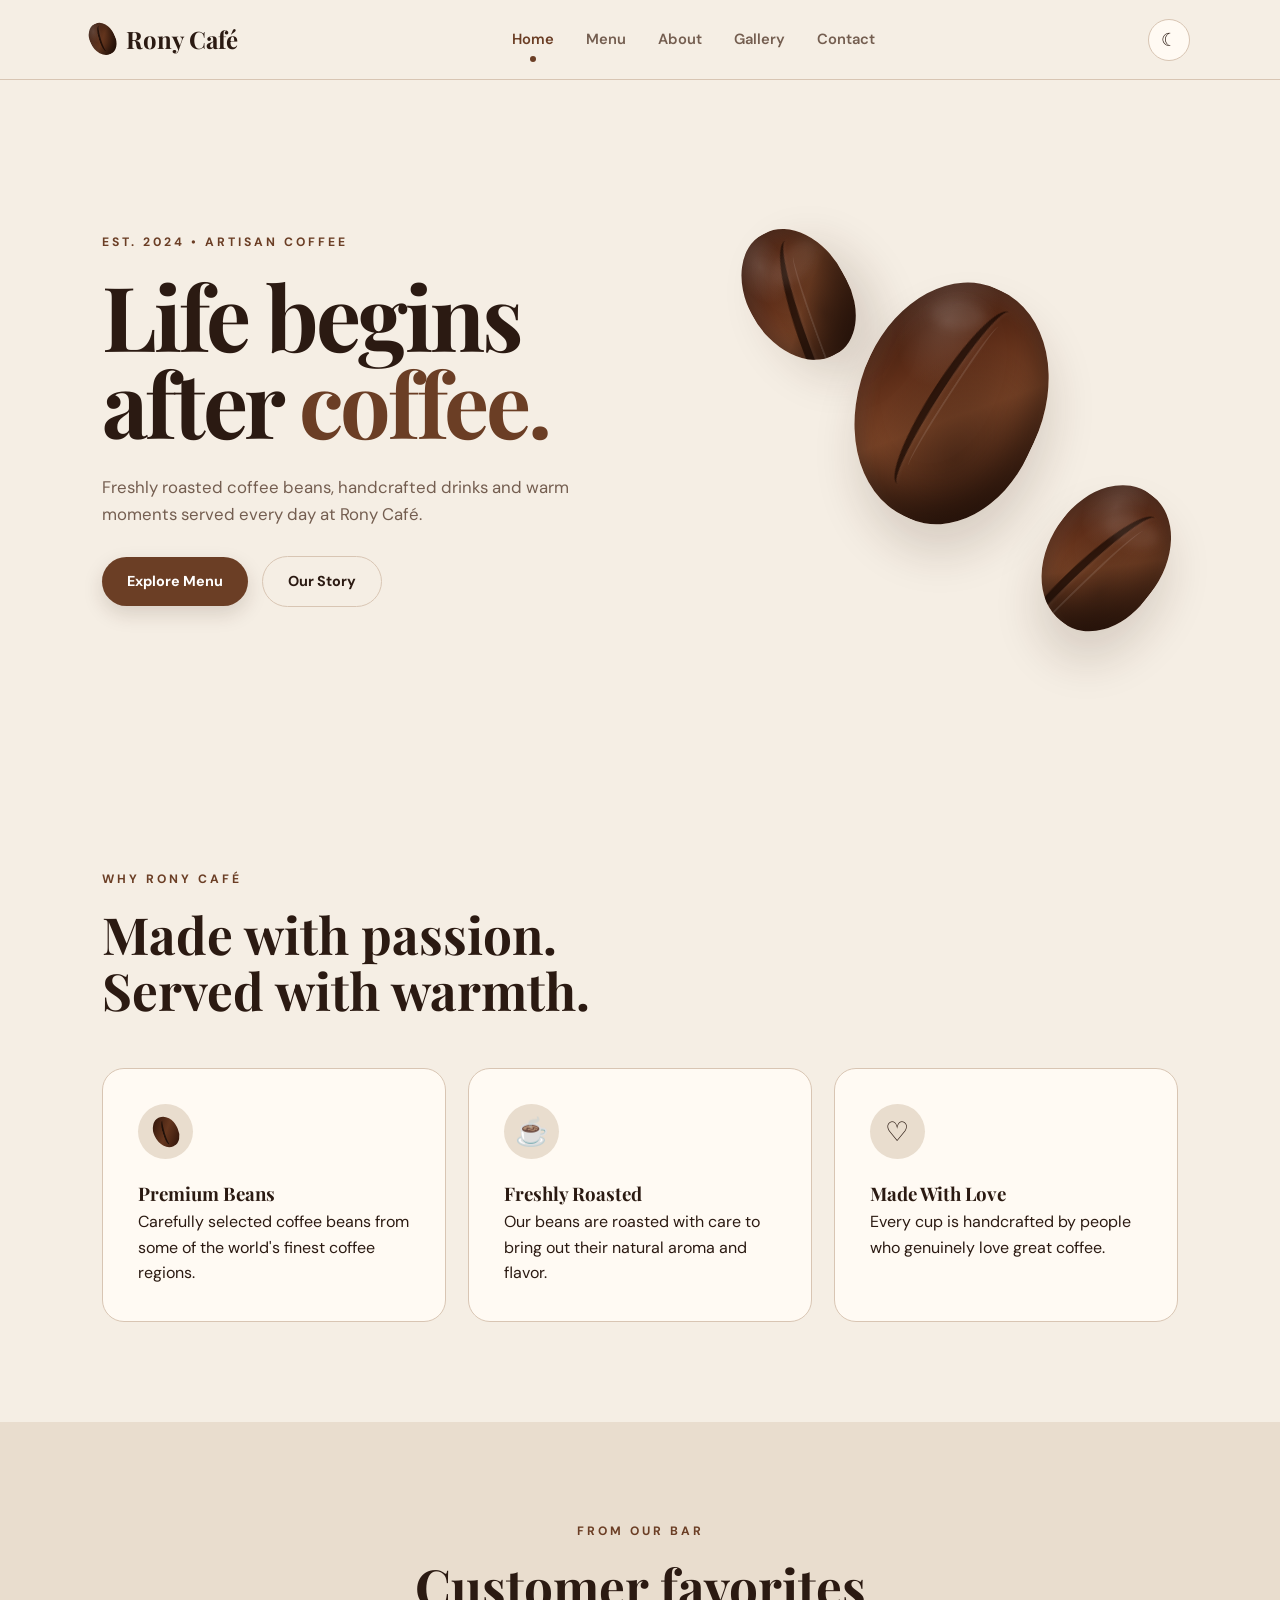
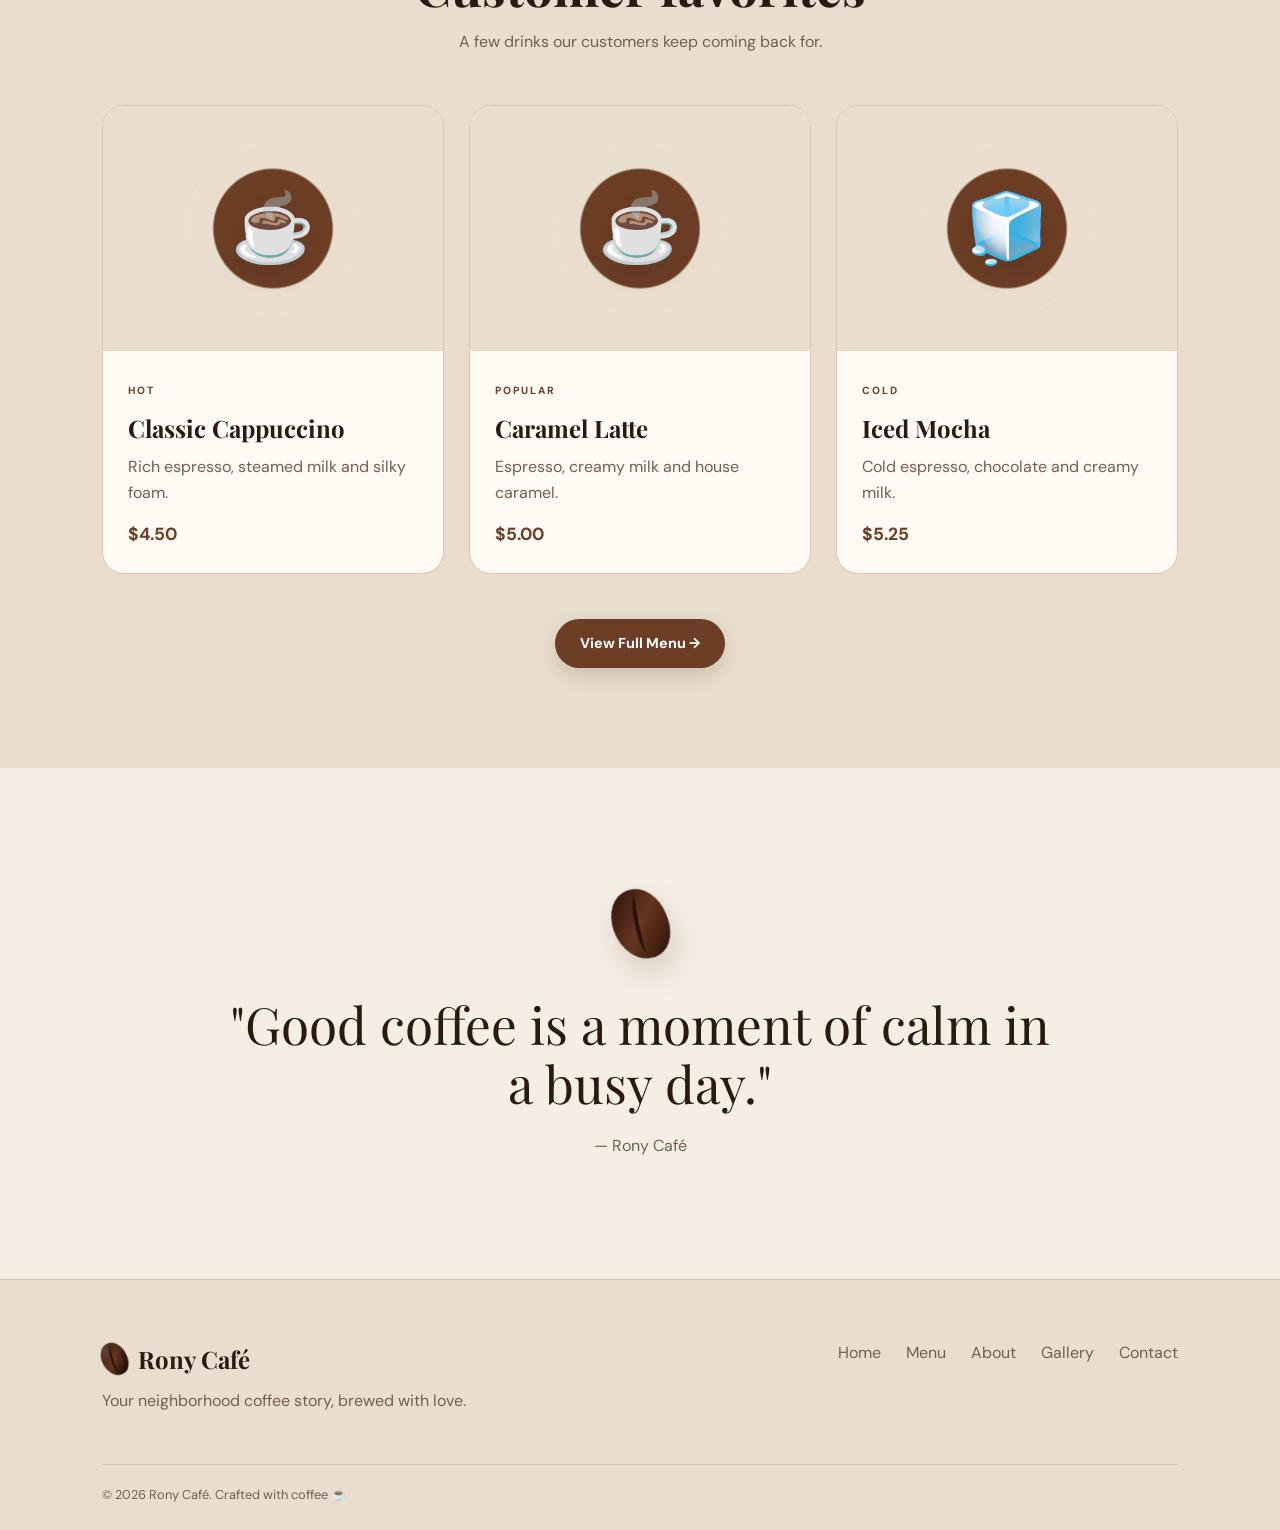
<file: index.html>
<!DOCTYPE html>
<html lang="en">
<head>
    <meta charset="UTF-8">
    <meta name="viewport" content="width=device-width, initial-scale=1.0">

    <title>Rony Café | Home</title>

    <link rel="stylesheet" href="style.css">
</head>

<body>

    <!-- ================= NAVBAR ================= -->

    <header class="navbar">

        <a href="index.html" class="logo">
            <span class="logo-bean"></span>
            <span>Rony Café</span>
        </a>

        <nav id="navMenu">

            <a href="index.html" class="active">Home</a>

            <a href="menu.html">Menu</a>

            <a href="about.html">About</a>

            <a href="gallery.html">Gallery</a>

            <a href="contact.html">Contact</a>

        </nav>

        <div class="nav-actions">

            <button
                id="themeToggle"
                class="theme-btn"
                aria-label="Change theme">
                ☾
            </button>

            <button
                id="menuToggle"
                class="menu-btn"
                aria-label="Open menu">
                ☰
            </button>

        </div>

    </header>


    <!-- ================= MAIN ================= -->

    <main>

        <!-- HERO -->

        <section class="hero">

            <div class="hero-content">

                <p class="eyebrow">
                    EST. 2024 • ARTISAN COFFEE
                </p>

                <h1>
                    Life begins<br>
                    after <span>coffee.</span>
                </h1>

                <p class="hero-text">
                    Freshly roasted coffee beans, handcrafted drinks
                    and warm moments served every day at Rony Café.
                </p>

                <div class="hero-buttons">

                    <a
                        href="menu.html"
                        class="btn primary-btn">
                        Explore Menu
                    </a>

                    <a
                        href="about.html"
                        class="btn outline-btn">
                        Our Story
                    </a>

                </div>

            </div>


            <!-- COFFEE BEANS -->

            <div class="hero-beans">

                <div class="coffee-bean bean-one">
                    <span class="bean-groove"></span>
                </div>

                <div class="coffee-bean bean-two">
                    <span class="bean-groove"></span>
                </div>

                <div class="coffee-bean bean-three">
                    <span class="bean-groove"></span>
                </div>

            </div>

        </section>


        <!-- ================= FEATURES ================= -->

        <section class="section">

            <div class="section-heading">

                <p class="eyebrow">
                    WHY RONY CAFÉ
                </p>

                <h2>
                    Made with passion.<br>
                    Served with warmth.
                </h2>

            </div>


            <div class="feature-grid">

                <div class="feature-card">

                    <div class="feature-icon coffee-icon">
                        <span class="mini-bean"></span>
                    </div>

                    <h3>
                        Premium Beans
                    </h3>

                    <p>
                        Carefully selected coffee beans from
                        some of the world's finest coffee regions.
                    </p>

                </div>


                <div class="feature-card">

                    <div class="feature-icon">
                        ☕
                    </div>

                    <h3>
                        Freshly Roasted
                    </h3>

                    <p>
                        Our beans are roasted with care to bring
                        out their natural aroma and flavor.
                    </p>

                </div>


                <div class="feature-card">

                    <div class="feature-icon">
                        ♡
                    </div>

                    <h3>
                        Made With Love
                    </h3>

                    <p>
                        Every cup is handcrafted by people who
                        genuinely love great coffee.
                    </p>

                </div>

            </div>

        </section>


        <!-- ================= FAVORITES ================= -->

        <section class="section coffee-section">

            <div class="section-heading center">

                <p class="eyebrow">
                    FROM OUR BAR
                </p>

                <h2>
                    Customer favorites
                </h2>

                <p>
                    A few drinks our customers keep coming back for.
                </p>

            </div>


            <div class="coffee-grid">


                <!-- CARD 1 -->

                <div class="coffee-card">

                    <div class="coffee-image coffee-placeholder">

                        <div class="cup">
                            ☕
                        </div>

                    </div>

                    <div class="coffee-info">

                        <span class="tag">
                            HOT
                        </span>

                        <h3>
                            Classic Cappuccino
                        </h3>

                        <p>
                            Rich espresso, steamed milk and
                            silky foam.
                        </p>

                        <strong>
                            $4.50
                        </strong>

                    </div>

                </div>


                <!-- CARD 2 -->

                <div class="coffee-card">

                    <div class="coffee-image coffee-placeholder">

                        <div class="cup">
                            ☕
                        </div>

                    </div>

                    <div class="coffee-info">

                        <span class="tag">
                            POPULAR
                        </span>

                        <h3>
                            Caramel Latte
                        </h3>

                        <p>
                            Espresso, creamy milk and
                            house caramel.
                        </p>

                        <strong>
                            $5.00
                        </strong>

                    </div>

                </div>


                <!-- CARD 3 -->

                <div class="coffee-card">

                    <div class="coffee-image coffee-placeholder">

                        <div class="cup">
                            🧊
                        </div>

                    </div>

                    <div class="coffee-info">

                        <span class="tag">
                            COLD
                        </span>

                        <h3>
                            Iced Mocha
                        </h3>

                        <p>
                            Cold espresso, chocolate and
                            creamy milk.
                        </p>

                        <strong>
                            $5.25
                        </strong>

                    </div>

                </div>

            </div>


            <div class="center-btn">

                <a
                    href="menu.html"
                    class="btn primary-btn">
                    View Full Menu →
                </a>

            </div>

        </section>


        <!-- ================= QUOTE ================= -->

        <section class="quote-section">

            <div class="floating-bean">
                <span class="bean-groove"></span>
            </div>

            <blockquote>
                "Good coffee is a moment of calm
                in a busy day."
            </blockquote>

            <p>
                — Rony Café
            </p>

        </section>

    </main>


    <!-- ================= FOOTER ================= -->

    <footer>

        <div class="footer-content">

            <div>

                <a href="index.html" class="logo">

                    <span class="logo-bean"></span>

                    <span>Rony Café</span>

                </a>

                <p>
                    Your neighborhood coffee story,
                    brewed with love.
                </p>

            </div>


            <div class="footer-links">

                <a href="index.html">
                    Home
                </a>

                <a href="menu.html">
                    Menu
                </a>

                <a href="about.html">
                    About
                </a>

                <a href="gallery.html">
                    Gallery
                </a>

                <a href="contact.html">
                    Contact
                </a>

            </div>

        </div>


        <div class="copyright">

            © 2026 Rony Café.
            Crafted with coffee ☕

        </div>

    </footer>


    <!-- ================= BACK TO TOP ================= -->

    <button
        id="backToTop"
        class="back-top"
        aria-label="Back to top">

        <span class="top-bean">

            <span class="bean-line"></span>

            <span class="arrow-up">
                ↑
            </span>

        </span>

    </button>


    <script src="script.js"></script>

</body>
</html>
</file>
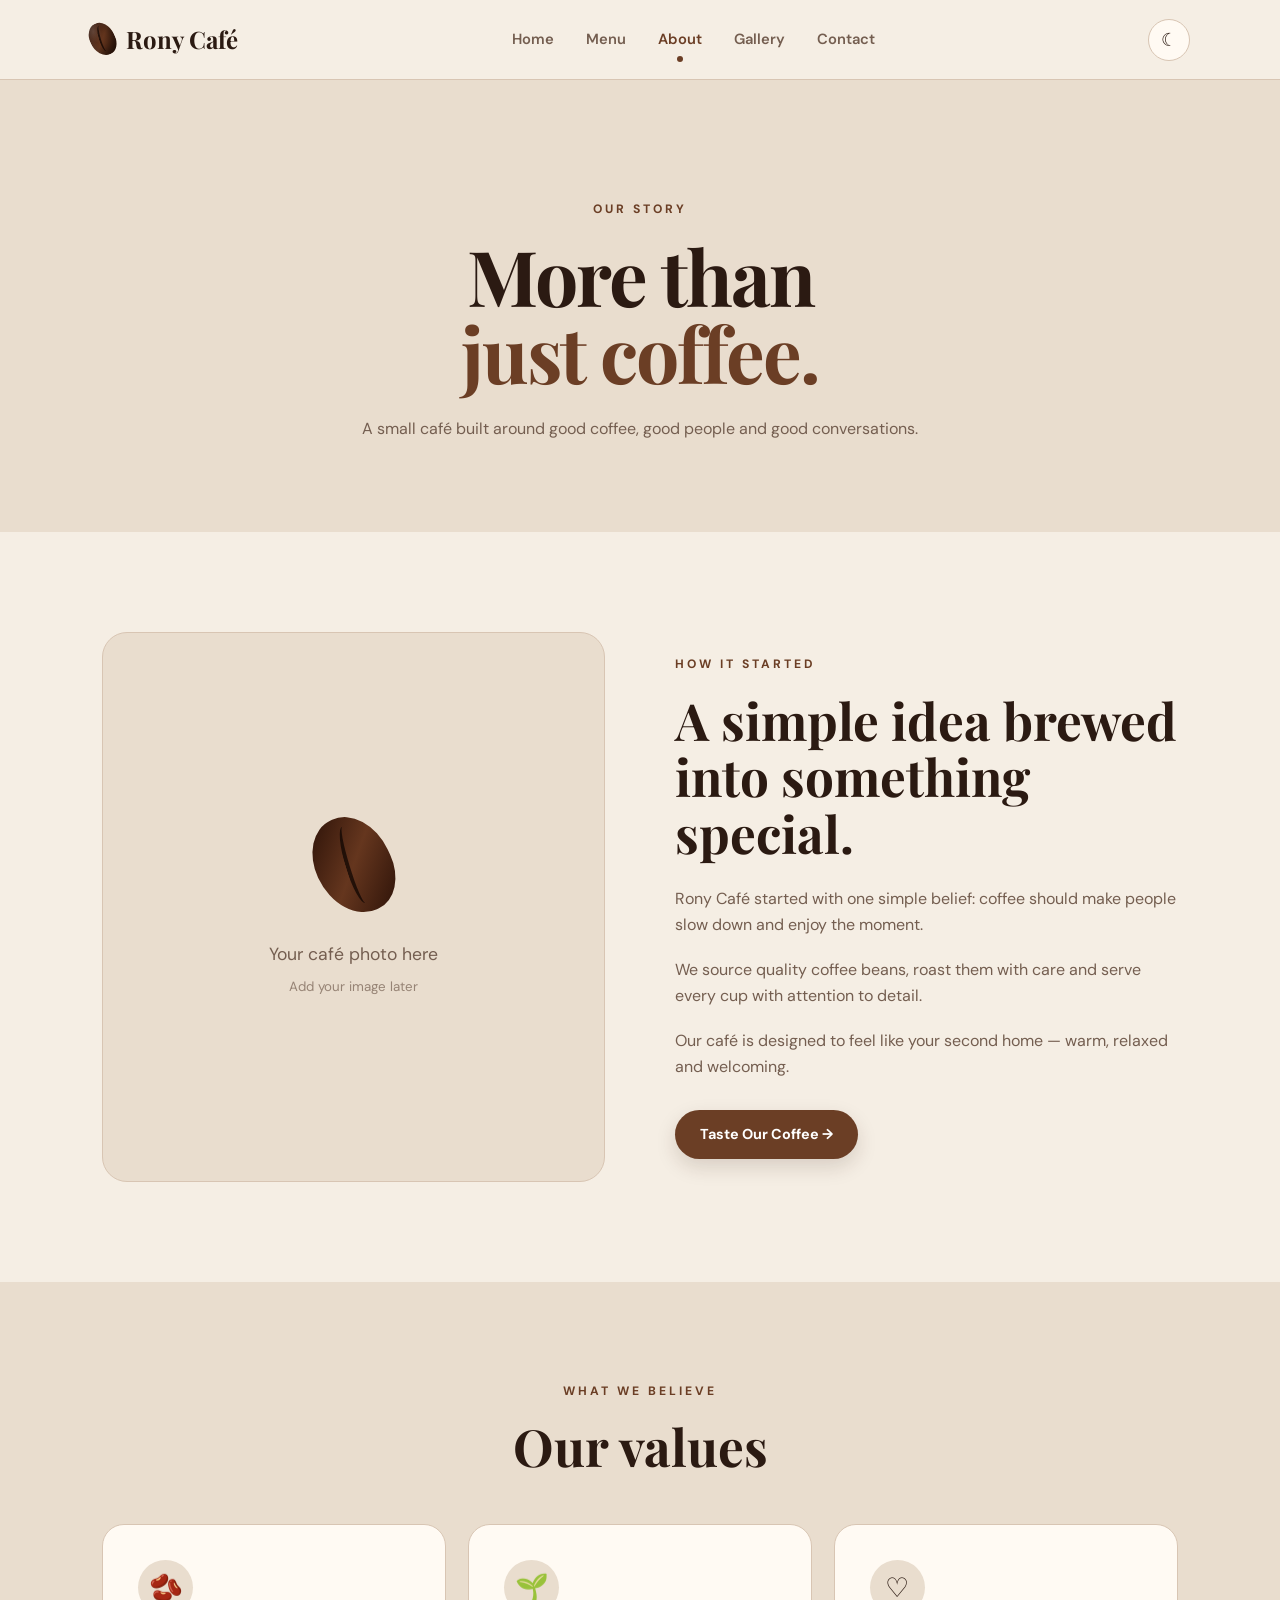
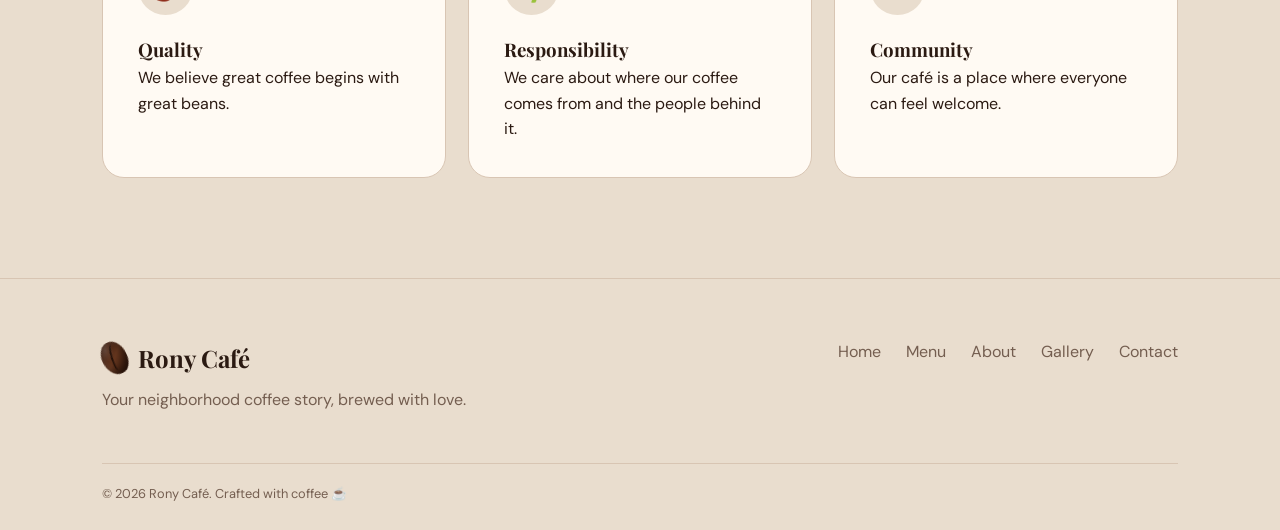
<file: about.html>
<!DOCTYPE html>
<html lang="en">

<head>

    <meta charset="UTF-8">

    <meta
        name="viewport"
        content="width=device-width, initial-scale=1.0">

    <title>Rony Café | About</title>

    <link rel="stylesheet" href="style.css">

</head>


<body>


    <!-- NAVBAR -->

    <header class="navbar">

        <a href="index.html" class="logo">

            <span class="logo-bean"></span>

            <span>Rony Café</span>

        </a>


        <nav id="navMenu">

            <a href="index.html">
                Home
            </a>

            <a href="menu.html">
                Menu
            </a>

            <a href="about.html" class="active">
                About
            </a>

            <a href="gallery.html">
                Gallery
            </a>

            <a href="contact.html">
                Contact
            </a>

        </nav>


        <div class="nav-actions">

            <button
                id="themeToggle"
                class="theme-btn">
                ☾
            </button>

            <button
                id="menuToggle"
                class="menu-btn">
                ☰
            </button>

        </div>

    </header>


    <main>


        <!-- PAGE HERO -->

        <section class="page-hero">

            <p class="eyebrow">
                OUR STORY
            </p>

            <h1>
                More than<br>
                <span>just coffee.</span>
            </h1>

            <p>
                A small café built around good coffee,
                good people and good conversations.
            </p>

        </section>


        <!-- ABOUT -->

        <section class="section about-section">


            <div class="about-placeholder">

                <div class="photo-placeholder">

                    <div class="placeholder-bean">
                        <span></span>
                    </div>

                    <p>
                        Your café photo here
                    </p>

                    <small>
                        Add your image later
                    </small>

                </div>

            </div>


            <div class="about-content">

                <p class="eyebrow">
                    HOW IT STARTED
                </p>

                <h2>
                    A simple idea brewed
                    into something special.
                </h2>

                <p>
                    Rony Café started with one simple belief:
                    coffee should make people slow down and
                    enjoy the moment.
                </p>

                <p>
                    We source quality coffee beans, roast them
                    with care and serve every cup with attention
                    to detail.
                </p>

                <p>
                    Our café is designed to feel like your
                    second home — warm, relaxed and welcoming.
                </p>

                <a
                    href="menu.html"
                    class="btn primary-btn">
                    Taste Our Coffee →
                </a>

            </div>

        </section>


        <!-- VALUES -->

        <section class="section values-section">

            <div class="section-heading center">

                <p class="eyebrow">
                    WHAT WE BELIEVE
                </p>

                <h2>
                    Our values
                </h2>

            </div>


            <div class="feature-grid">


                <div class="feature-card">

                    <div class="feature-icon">
                        🫘
                    </div>

                    <h3>
                        Quality
                    </h3>

                    <p>
                        We believe great coffee begins
                        with great beans.
                    </p>

                </div>


                <div class="feature-card">

                    <div class="feature-icon">
                        🌱
                    </div>

                    <h3>
                        Responsibility
                    </h3>

                    <p>
                        We care about where our coffee
                        comes from and the people behind it.
                    </p>

                </div>


                <div class="feature-card">

                    <div class="feature-icon">
                        ♡
                    </div>

                    <h3>
                        Community
                    </h3>

                    <p>
                        Our café is a place where everyone
                        can feel welcome.
                    </p>

                </div>

            </div>

        </section>

    </main>


    <!-- FOOTER -->

    <footer>

        <div class="footer-content">

            <div>

                <a href="index.html" class="logo">

                    <span class="logo-bean"></span>

                    <span>Rony Café</span>

                </a>

                <p>
                    Your neighborhood coffee story,
                    brewed with love.
                </p>

            </div>


            <div class="footer-links">

                <a href="index.html">Home</a>

                <a href="menu.html">Menu</a>

                <a href="about.html">About</a>

                <a href="gallery.html">Gallery</a>

                <a href="contact.html">Contact</a>

            </div>

        </div>


        <div class="copyright">

            © 2026 Rony Café.
            Crafted with coffee ☕

        </div>

    </footer>


    <!-- BACK TO TOP -->

    <button
        id="backToTop"
        class="back-top"
        aria-label="Back to top">

        <span class="top-bean">

            <span class="bean-line"></span>

            <span class="arrow-up">
                ↑
            </span>

        </span>

    </button>


    <script src="script.js"></script>

</body>

</html>
</file>
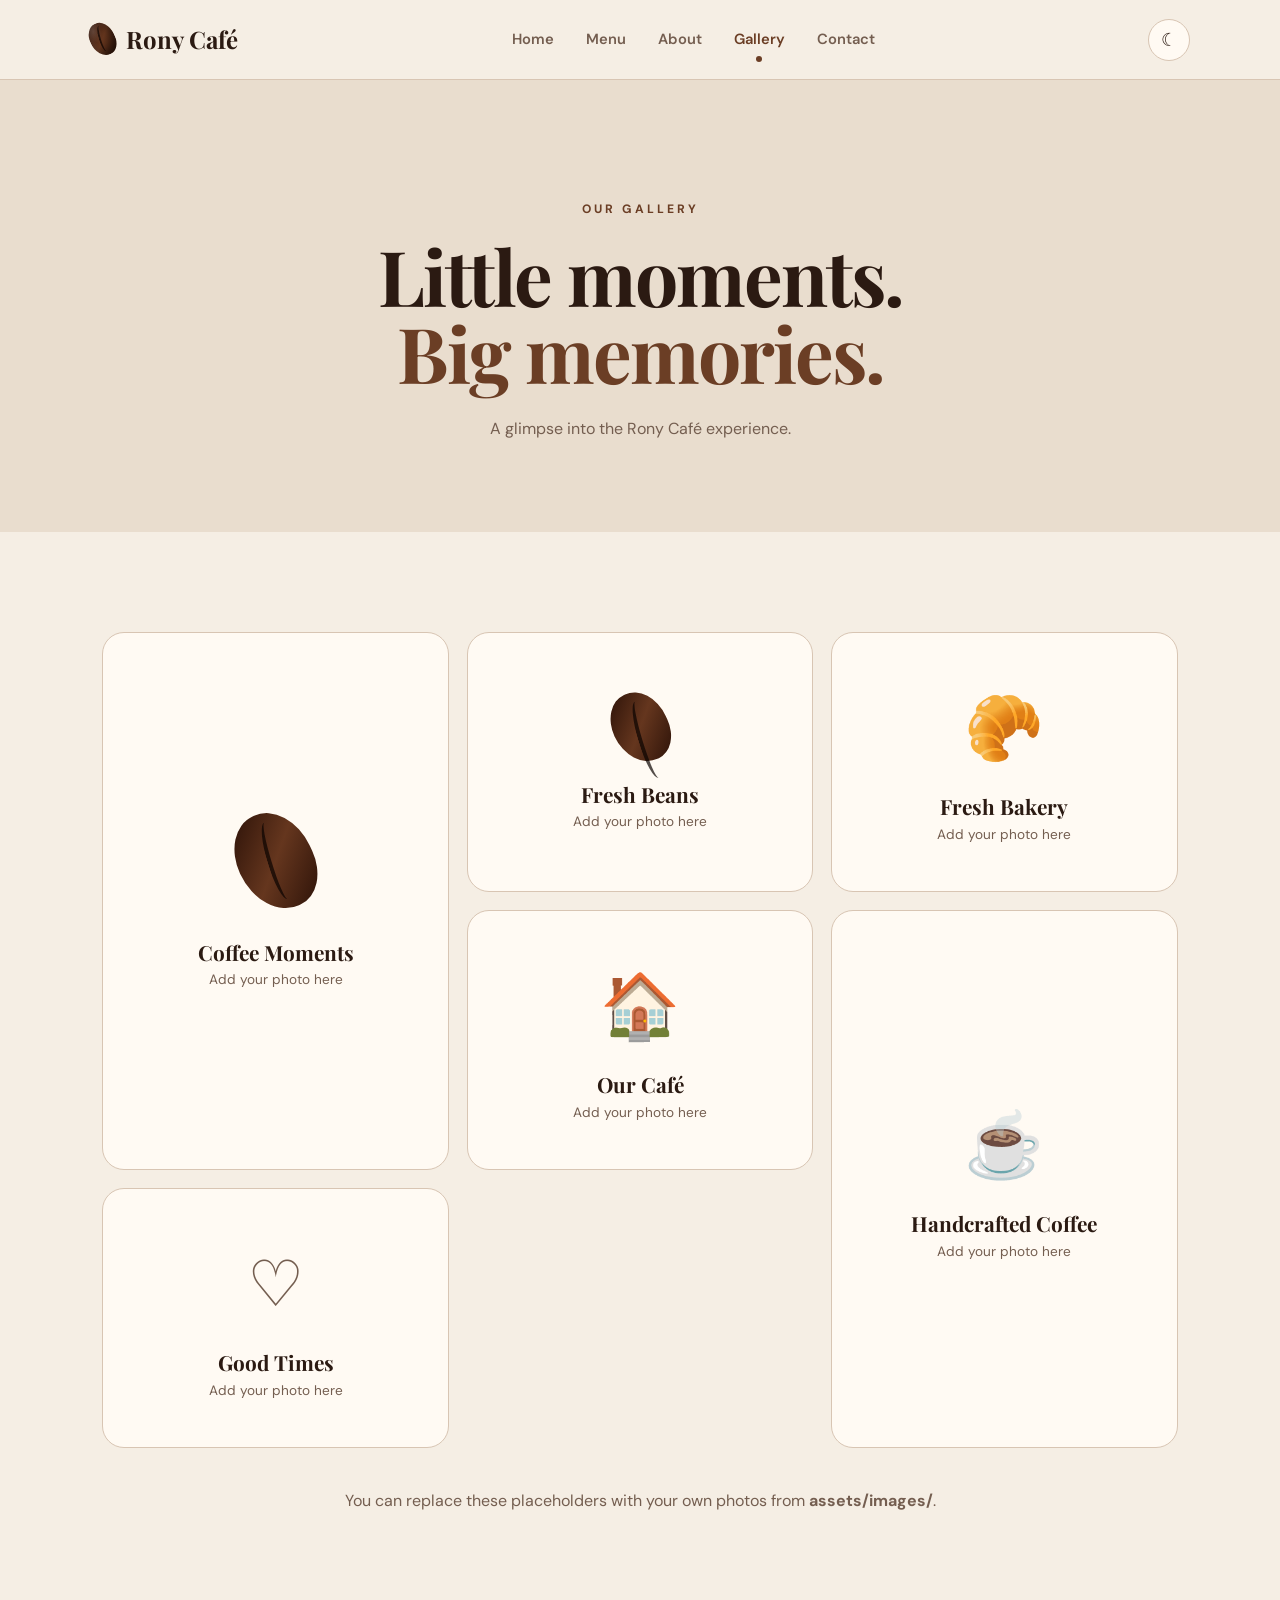
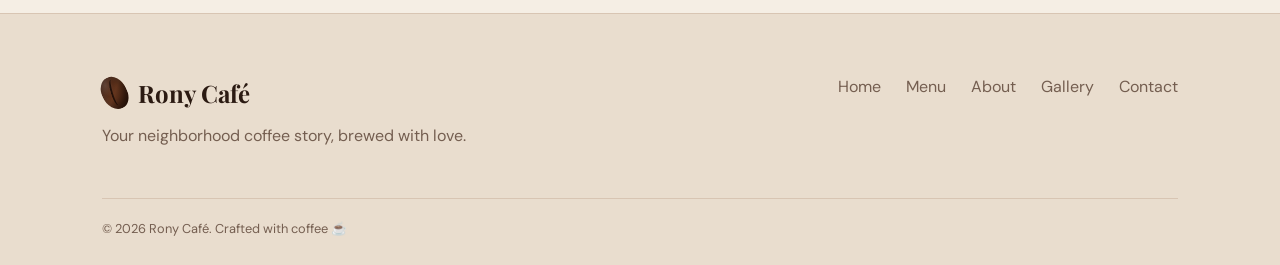
<file: gallery.html>
<!DOCTYPE html>
<html lang="en">

<head>

    <meta charset="UTF-8">

    <meta
        name="viewport"
        content="width=device-width, initial-scale=1.0">

    <title>Rony Café | Gallery</title>

    <link rel="stylesheet" href="style.css">

</head>


<body>


    <!-- NAVBAR -->

    <header class="navbar">

        <a href="index.html" class="logo">

            <span class="logo-bean"></span>

            <span>Rony Café</span>

        </a>


        <nav id="navMenu">

            <a href="index.html">
                Home
            </a>

            <a href="menu.html">
                Menu
            </a>

            <a href="about.html">
                About
            </a>

            <a href="gallery.html" class="active">
                Gallery
            </a>

            <a href="contact.html">
                Contact
            </a>

        </nav>


        <div class="nav-actions">

            <button
                id="themeToggle"
                class="theme-btn">
                ☾
            </button>

            <button
                id="menuToggle"
                class="menu-btn">
                ☰
            </button>

        </div>

    </header>


    <main>


        <!-- PAGE HERO -->

        <section class="page-hero">

            <p class="eyebrow">
                OUR GALLERY
            </p>

            <h1>
                Little moments.<br>
                <span>Big memories.</span>
            </h1>

            <p>
                A glimpse into the Rony Café experience.
            </p>

        </section>


        <!-- GALLERY -->

        <section class="section">

            <div class="gallery-grid">


                <div class="gallery-item large">

                    <div class="gallery-placeholder">

                        <div class="placeholder-bean">
                            <span></span>
                        </div>

                        <h3>
                            Coffee Moments
                        </h3>

                        <p>
                            Add your photo here
                        </p>

                    </div>

                </div>


                <div class="gallery-item">

                    <div class="gallery-placeholder">

                        <div class="placeholder-bean small">
                            <span></span>
                        </div>

                        <h3>
                            Fresh Beans
                        </h3>

                        <p>
                            Add your photo here
                        </p>

                    </div>

                </div>


                <div class="gallery-item">

                    <div class="gallery-placeholder">

                        <div class="placeholder-icon">
                            🥐
                        </div>

                        <h3>
                            Fresh Bakery
                        </h3>

                        <p>
                            Add your photo here
                        </p>

                    </div>

                </div>


                <div class="gallery-item">

                    <div class="gallery-placeholder">

                        <div class="placeholder-icon">
                            🏠
                        </div>

                        <h3>
                            Our Café
                        </h3>

                        <p>
                            Add your photo here
                        </p>

                    </div>

                </div>


                <div class="gallery-item large">

                    <div class="gallery-placeholder">

                        <div class="placeholder-icon">
                            ☕
                        </div>

                        <h3>
                            Handcrafted Coffee
                        </h3>

                        <p>
                            Add your photo here
                        </p>

                    </div>

                </div>


                <div class="gallery-item">

                    <div class="gallery-placeholder">

                        <div class="placeholder-icon">
                            ♡
                        </div>

                        <h3>
                            Good Times
                        </h3>

                        <p>
                            Add your photo here
                        </p>

                    </div>

                </div>

            </div>


            <div class="photo-note">

                <p>
                    You can replace these placeholders with
                    your own photos from
                    <strong>assets/images/</strong>.
                </p>

            </div>

        </section>

    </main>


    <!-- FOOTER -->

    <footer>

        <div class="footer-content">

            <div>

                <a href="index.html" class="logo">

                    <span class="logo-bean"></span>

                    <span>Rony Café</span>

                </a>

                <p>
                    Your neighborhood coffee story,
                    brewed with love.
                </p>

            </div>


            <div class="footer-links">

                <a href="index.html">Home</a>

                <a href="menu.html">Menu</a>

                <a href="about.html">About</a>

                <a href="gallery.html">Gallery</a>

                <a href="contact.html">Contact</a>

            </div>

        </div>


        <div class="copyright">

            © 2026 Rony Café.
            Crafted with coffee ☕

        </div>

    </footer>


    <!-- BACK TO TOP -->

    <button
        id="backToTop"
        class="back-top"
        aria-label="Back to top">

        <span class="top-bean">

            <span class="bean-line"></span>

            <span class="arrow-up">
                ↑
            </span>

        </span>

    </button>


    <script src="script.js"></script>

</body>

</html>
</file>
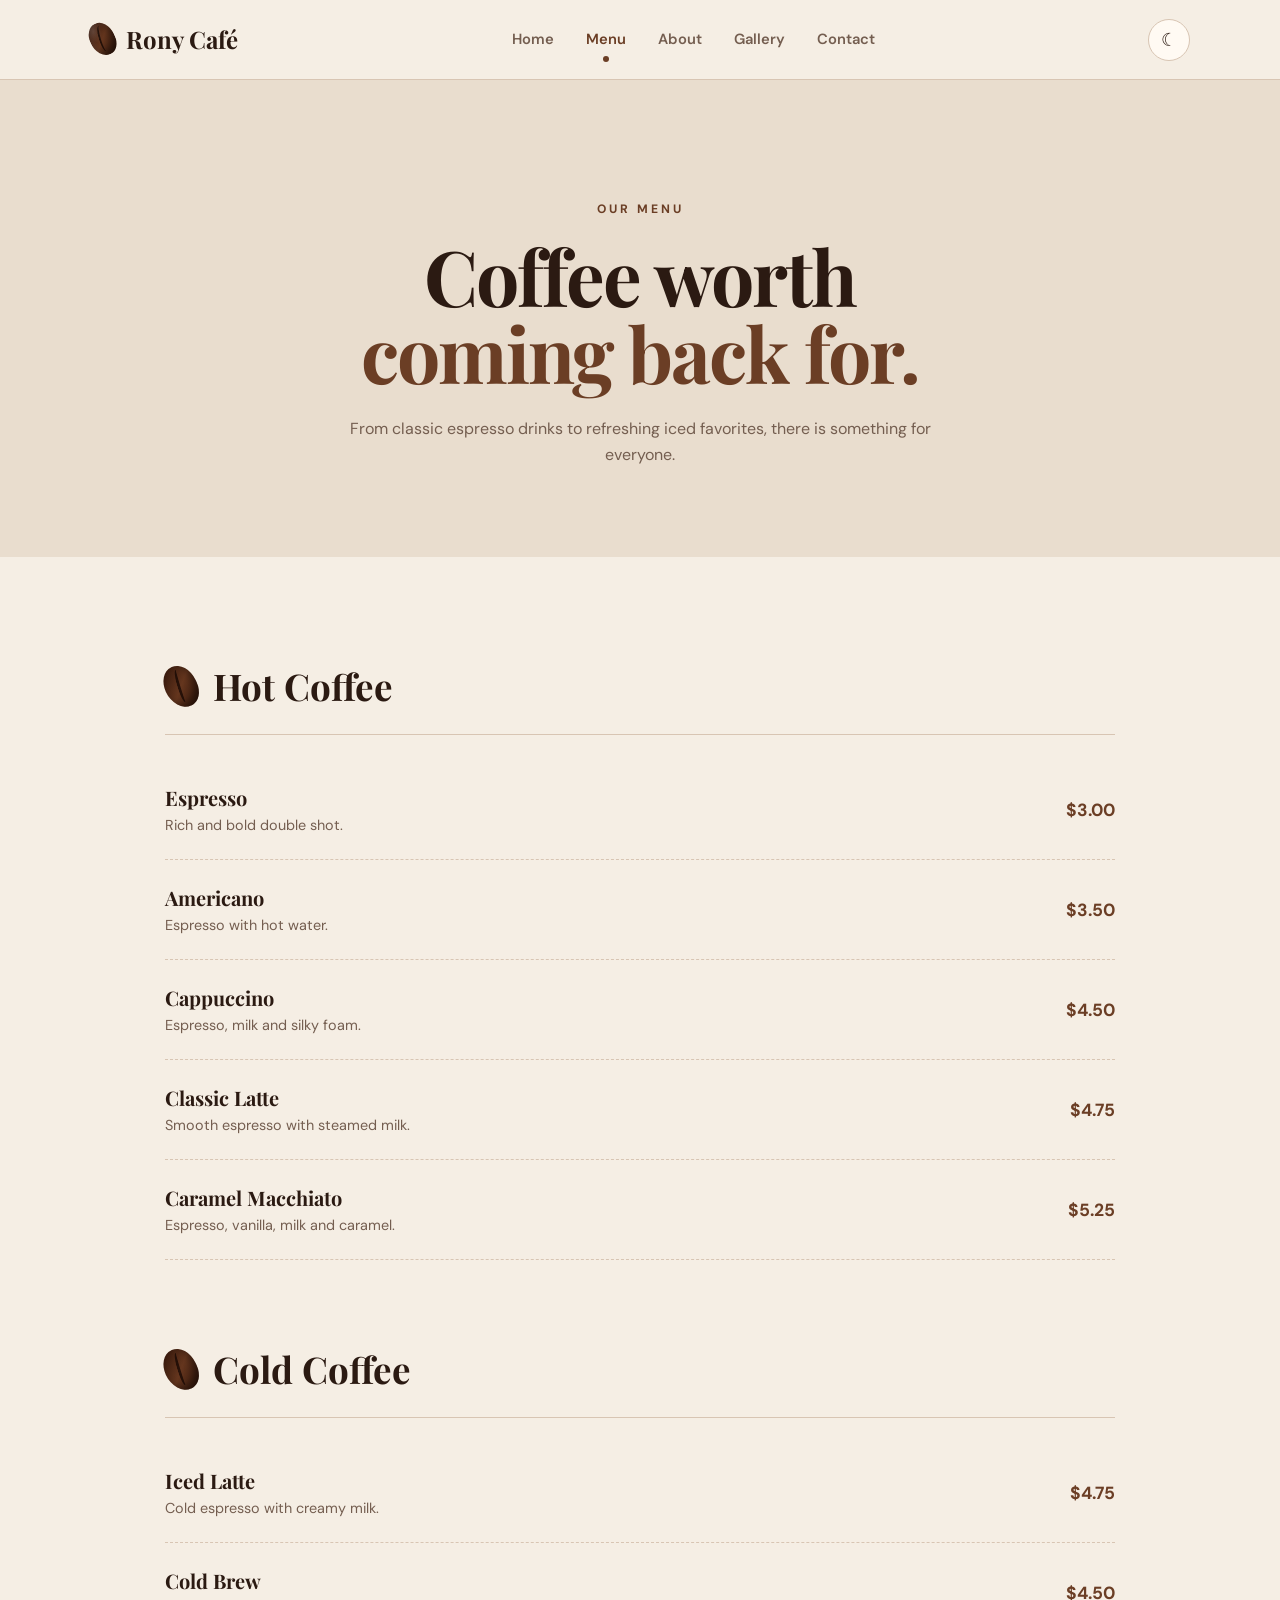
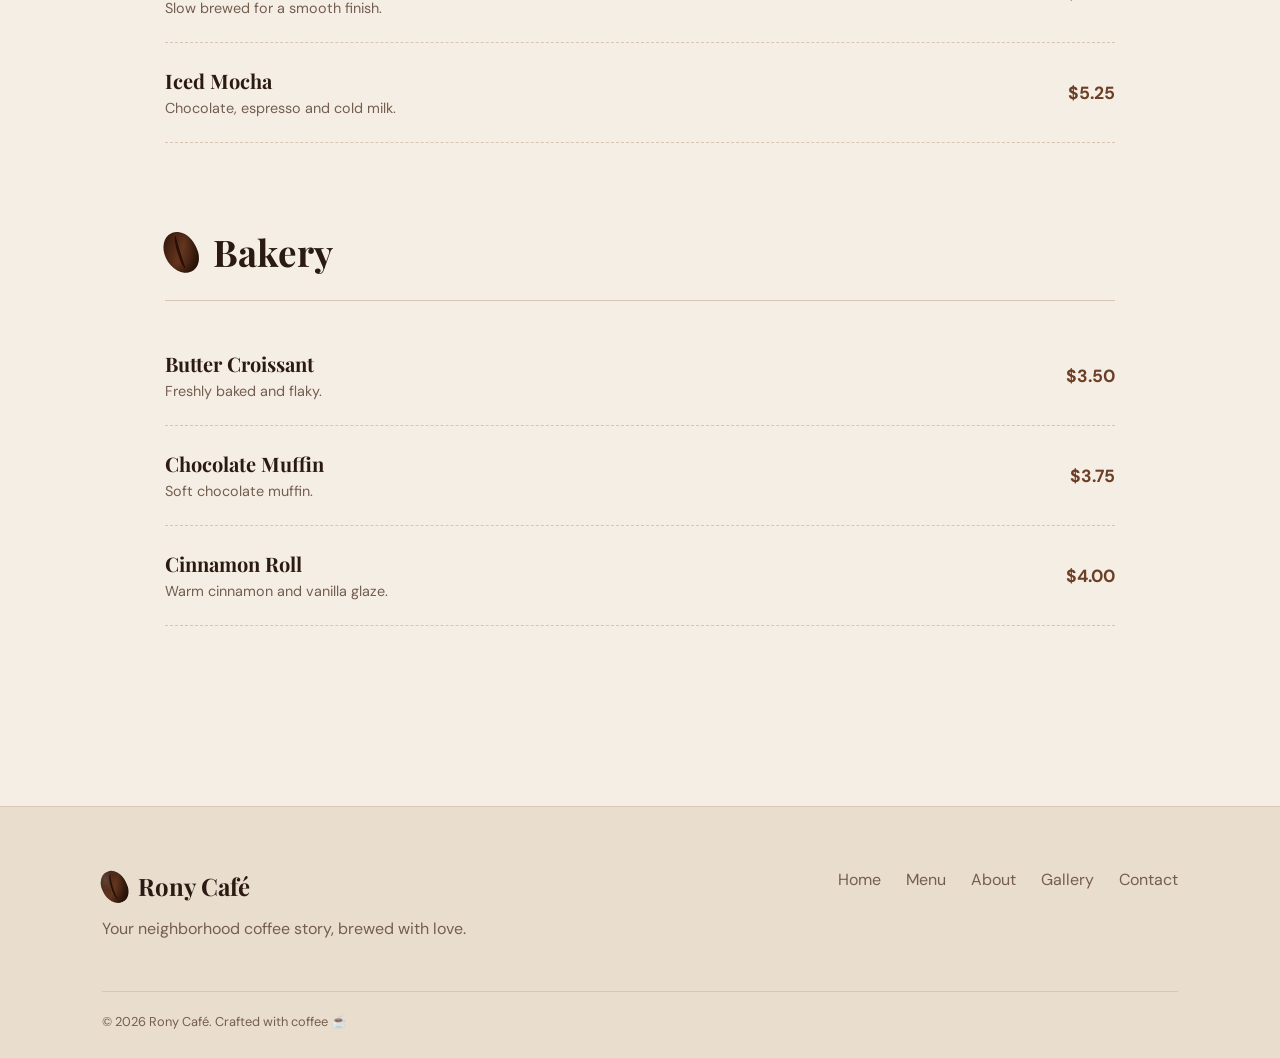
<file: menu.html>
<!DOCTYPE html>
<html lang="en">

<head>

    <meta charset="UTF-8">

    <meta
        name="viewport"
        content="width=device-width, initial-scale=1.0">

    <title>Rony Café | Menu</title>

    <link rel="stylesheet" href="style.css">

</head>


<body>


    <!-- NAVBAR -->

    <header class="navbar">

        <a href="index.html" class="logo">

            <span class="logo-bean"></span>

            <span>Rony Café</span>

        </a>


        <nav id="navMenu">

            <a href="index.html">
                Home
            </a>

            <a href="menu.html" class="active">
                Menu
            </a>

            <a href="about.html">
                About
            </a>

            <a href="gallery.html">
                Gallery
            </a>

            <a href="contact.html">
                Contact
            </a>

        </nav>


        <div class="nav-actions">

            <button
                id="themeToggle"
                class="theme-btn">
                ☾
            </button>

            <button
                id="menuToggle"
                class="menu-btn">
                ☰
            </button>

        </div>

    </header>


    <main>


        <!-- PAGE HERO -->

        <section class="page-hero">

            <p class="eyebrow">
                OUR MENU
            </p>

            <h1>
                Coffee worth<br>
                <span>coming back for.</span>
            </h1>

            <p>
                From classic espresso drinks to refreshing
                iced favorites, there is something for everyone.
            </p>

        </section>


        <!-- MENU -->

        <section class="section">


            <!-- HOT -->

            <div class="menu-category">

                <div class="category-title">

                    <div class="category-bean">
                        <span></span>
                    </div>

                    <h2>
                        Hot Coffee
                    </h2>

                </div>


                <div class="menu-list">


                    <div class="menu-item">

                        <div>
                            <h3>
                                Espresso
                            </h3>

                            <p>
                                Rich and bold double shot.
                            </p>
                        </div>

                        <strong>
                            $3.00
                        </strong>

                    </div>


                    <div class="menu-item">

                        <div>
                            <h3>
                                Americano
                            </h3>

                            <p>
                                Espresso with hot water.
                            </p>
                        </div>

                        <strong>
                            $3.50
                        </strong>

                    </div>


                    <div class="menu-item">

                        <div>
                            <h3>
                                Cappuccino
                            </h3>

                            <p>
                                Espresso, milk and silky foam.
                            </p>
                        </div>

                        <strong>
                            $4.50
                        </strong>

                    </div>


                    <div class="menu-item">

                        <div>
                            <h3>
                                Classic Latte
                            </h3>

                            <p>
                                Smooth espresso with steamed milk.
                            </p>
                        </div>

                        <strong>
                            $4.75
                        </strong>

                    </div>


                    <div class="menu-item">

                        <div>
                            <h3>
                                Caramel Macchiato
                            </h3>

                            <p>
                                Espresso, vanilla, milk and caramel.
                            </p>
                        </div>

                        <strong>
                            $5.25
                        </strong>

                    </div>

                </div>

            </div>


            <!-- COLD -->

            <div class="menu-category">

                <div class="category-title">

                    <div class="category-bean">
                        <span></span>
                    </div>

                    <h2>
                        Cold Coffee
                    </h2>

                </div>


                <div class="menu-list">

                    <div class="menu-item">

                        <div>
                            <h3>
                                Iced Latte
                            </h3>

                            <p>
                                Cold espresso with creamy milk.
                            </p>
                        </div>

                        <strong>
                            $4.75
                        </strong>

                    </div>


                    <div class="menu-item">

                        <div>
                            <h3>
                                Cold Brew
                            </h3>

                            <p>
                                Slow brewed for a smooth finish.
                            </p>
                        </div>

                        <strong>
                            $4.50
                        </strong>

                    </div>


                    <div class="menu-item">

                        <div>
                            <h3>
                                Iced Mocha
                            </h3>

                            <p>
                                Chocolate, espresso and cold milk.
                            </p>
                        </div>

                        <strong>
                            $5.25
                        </strong>

                    </div>

                </div>

            </div>


            <!-- BAKERY -->

            <div class="menu-category">

                <div class="category-title">

                    <div class="category-bean">
                        <span></span>
                    </div>

                    <h2>
                        Bakery
                    </h2>

                </div>


                <div class="menu-list">

                    <div class="menu-item">

                        <div>
                            <h3>
                                Butter Croissant
                            </h3>

                            <p>
                                Freshly baked and flaky.
                            </p>
                        </div>

                        <strong>
                            $3.50
                        </strong>

                    </div>


                    <div class="menu-item">

                        <div>
                            <h3>
                                Chocolate Muffin
                            </h3>

                            <p>
                                Soft chocolate muffin.
                            </p>
                        </div>

                        <strong>
                            $3.75
                        </strong>

                    </div>


                    <div class="menu-item">

                        <div>
                            <h3>
                                Cinnamon Roll
                            </h3>

                            <p>
                                Warm cinnamon and vanilla glaze.
                            </p>
                        </div>

                        <strong>
                            $4.00
                        </strong>

                    </div>

                </div>

            </div>

        </section>

    </main>


    <!-- FOOTER -->

    <footer>

        <div class="footer-content">

            <div>

                <a href="index.html" class="logo">

                    <span class="logo-bean"></span>

                    <span>Rony Café</span>

                </a>

                <p>
                    Your neighborhood coffee story,
                    brewed with love.
                </p>

            </div>


            <div class="footer-links">

                <a href="index.html">Home</a>

                <a href="menu.html">Menu</a>

                <a href="about.html">About</a>

                <a href="gallery.html">Gallery</a>

                <a href="contact.html">Contact</a>

            </div>

        </div>


        <div class="copyright">

            © 2026 Rony Café.
            Crafted with coffee ☕

        </div>

    </footer>


    <!-- BACK TO TOP -->

    <button
        id="backToTop"
        class="back-top"
        aria-label="Back to top">

        <span class="top-bean">

            <span class="bean-line"></span>

            <span class="arrow-up">
                ↑
            </span>

        </span>

    </button>


    <script src="script.js"></script>

</body>

</html>
</file>
<file: style.css>
/* =========================================================
   RONY CAFÉ
   COMPLETE WEBSITE CSS
========================================================= */


/* =========================================================
   GOOGLE FONTS
========================================================= */

@import url(
    'https://fonts.googleapis.com/css2?family=DM+Sans:wght@400;500;600;700&family=Playfair+Display:wght@500;600;700&display=swap'
);


/* =========================================================
   THEME VARIABLES
========================================================= */

:root {

    --bg: #f5eee4;

    --bg-secondary: #e9ddce;

    --card: #fffaf3;

    --text: #2b1a12;

    --text-light: #745e50;

    --primary: #6b3e25;

    --primary-dark: #452517;

    --border: #d8c5b3;

    --bean-dark: #291007;

    --bean-mid: #65361e;

    --bean-light: #8b5432;

    --shadow: rgba(52, 29, 16, 0.15);

}


/* DARK MODE */

body.dark {

    --bg: #15100d;

    --bg-secondary: #211712;

    --card: #2a1c16;

    --text: #f7eee5;

    --text-light: #c6b3a5;

    --primary: #c48a61;

    --primary-dark: #a96d49;

    --border: #4a3529;

    --bean-dark: #160703;

    --bean-mid: #542b18;

    --bean-light: #805034;

    --shadow: rgba(0, 0, 0, 0.4);

}


/* =========================================================
   RESET
========================================================= */

* {

    margin: 0;
    padding: 0;
    box-sizing: border-box;

}


html {

    scroll-behavior: smooth;

}


body {

    font-family: 'DM Sans', sans-serif;

    background: var(--bg);

    color: var(--text);

    line-height: 1.6;

    transition:
        background 0.4s ease,
        color 0.4s ease;

}


body::selection {

    background: var(--primary);

    color: white;

}


a {

    text-decoration: none;

    color: inherit;

}


button,
input,
textarea {

    font-family: inherit;

}


button {

    cursor: pointer;

}


/* =========================================================
   TYPOGRAPHY
========================================================= */

h1,
h2,
h3 {

    font-family: 'Playfair Display', serif;

}


h1,
h2,
h3,
p {

    transition: color 0.3s ease;

}


/* =========================================================
   NAVBAR
========================================================= */

.navbar {

    width: 100%;

    height: 80px;

    padding: 0 7%;

    display: flex;

    align-items: center;

    justify-content: space-between;

    position: sticky;

    top: 0;

    z-index: 1000;

    background: var(--bg);

    border-bottom: 1px solid var(--border);

    transition: 0.3s;

}


/* LOGO */

.logo {

    display: flex;

    align-items: center;

    gap: 11px;

    font-family: 'Playfair Display', serif;

    font-size: 1.5rem;

    font-weight: 700;

    white-space: nowrap;

}


/* =========================================================
   LOGO COFFEE BEAN
========================================================= */

.logo-bean {

    width: 25px;

    height: 34px;

    display: inline-block;

    position: relative;

    border-radius:
        48% 52% 45% 55%;

    background:
        radial-gradient(
            ellipse at 30% 20%,
            rgba(255,255,255,0.12),
            transparent 30%
        ),
        linear-gradient(
            135deg,
            var(--bean-dark),
            var(--bean-mid) 50%,
            var(--bean-dark)
        );

    transform: rotate(-25deg);

    box-shadow:
        inset -4px -5px 7px rgba(0,0,0,0.4),
        inset 3px 3px 5px rgba(255,255,255,0.08);

}


.logo-bean::after {

    content: "";

    position: absolute;

    width: 6px;

    height: 27px;

    left: 50%;

    top: 3px;

    border-left:
        2px solid rgba(10,4,1,0.7);

    border-radius: 50%;

    transform:
        translateX(-50%)
        rotate(8deg);

}


.logo:hover .logo-bean {

    animation:
        logoBeanAnimation 0.7s ease;

}


@keyframes logoBeanAnimation {

    0% {

        transform:
            rotate(-25deg)
            scale(1);

    }

    50% {

        transform:
            rotate(20deg)
            scale(1.25);

    }

    100% {

        transform:
            rotate(-25deg)
            scale(1);

    }

}


/* =========================================================
   NAVIGATION
========================================================= */

nav {

    display: flex;

    align-items: center;

    gap: 32px;

}


nav a {

    color: var(--text-light);

    font-size: 0.92rem;

    font-weight: 600;

    position: relative;

    transition: 0.3s;

}


nav a:hover {

    color: var(--primary);

}


nav a.active {

    color: var(--primary);

}


nav a.active::after {

    content: "";

    width: 6px;

    height: 6px;

    position: absolute;

    bottom: -11px;

    left: 50%;

    transform: translateX(-50%);

    background: var(--primary);

    border-radius: 50%;

}


/* =========================================================
   NAV BUTTONS
========================================================= */

.nav-actions {

    display: flex;

    align-items: center;

    gap: 10px;

}


.theme-btn,
.menu-btn {

    width: 42px;

    height: 42px;

    border-radius: 50%;

    border: 1px solid var(--border);

    background: var(--card);

    color: var(--text);

    font-size: 1.1rem;

    transition: 0.3s;

}


.theme-btn:hover,
.menu-btn:hover {

    background: var(--primary);

    color: white;

    transform: rotate(15deg);

}


.menu-btn {

    display: none;

}


/* =========================================================
   HERO
========================================================= */

.hero {

    min-height: 690px;

    padding:
        90px 8%
        100px;

    display: flex;

    align-items: center;

    justify-content: space-between;

    overflow: hidden;

}


.hero-content {

    max-width: 650px;

    position: relative;

    z-index: 3;

}


.eyebrow {

    color: var(--primary);

    font-size: 0.76rem;

    font-weight: 700;

    letter-spacing: 3px;

    margin-bottom: 18px;

}


.hero h1 {

    font-size:
        clamp(3.5rem, 7vw, 6.5rem);

    line-height: 0.98;

    letter-spacing: -3px;

}


.hero h1 span,
.page-hero h1 span {

    color: var(--primary);

}


.hero-text {

    max-width: 510px;

    color: var(--text-light);

    font-size: 1.05rem;

    margin: 28px 0;

}


/* =========================================================
   HERO BUTTONS
========================================================= */

.hero-buttons {

    display: flex;

    align-items: center;

    gap: 14px;

}


/* =========================================================
   BUTTON
========================================================= */

.btn {

    display: inline-block;

    padding:
        13px 25px;

    border-radius: 100px;

    font-size: 0.9rem;

    font-weight: 700;

    transition: 0.3s;

}


.primary-btn {

    background: var(--primary);

    color: white;

    box-shadow:
        0 8px 20px
        var(--shadow);

}


.primary-btn:hover {

    background: var(--primary-dark);

    transform:
        translateY(-4px);

    box-shadow:
        0 15px 30px
        var(--shadow);

}


.outline-btn {

    border:
        1px solid var(--border);

    color: var(--text);

}


.outline-btn:hover {

    background: var(--card);

    transform:
        translateY(-4px);

}


/* =========================================================
   HERO COFFEE BEANS
========================================================= */

.hero-beans {

    width: 450px;

    height: 450px;

    position: relative;

    flex-shrink: 0;

}


/* REALISTIC COFFEE BEAN */

.coffee-bean {

    position: absolute;

    width: 180px;

    height: 235px;

    border-radius:
        48% 52% 45% 55%;

    background:
        radial-gradient(
            ellipse at 30% 20%,
            rgba(255,255,255,0.14),
            transparent 25%
        ),
        radial-gradient(
            ellipse at 65% 70%,
            rgba(0,0,0,0.28),
            transparent 50%
        ),
        linear-gradient(
            135deg,
            #2b1007 0%,
            #5d2d18 35%,
            #7b4427 55%,
            #35170b 100%
        );

    box-shadow:
        inset -18px -20px 30px
            rgba(0,0,0,0.4),

        inset 10px 10px 20px
            rgba(255,255,255,0.07),

        15px 25px 45px
            var(--shadow);

    overflow: hidden;

}


/* MAIN BEAN GROOVE */

.bean-groove {

    position: absolute;

    width: 42px;

    height: 205px;

    left: 50%;

    top: 15px;

    transform:
        translateX(-50%)
        rotate(8deg);

    border-left:
        8px solid rgba(22,7,2,0.72);

    border-radius: 50%;

    filter:
        drop-shadow(
            2px 0
            1px rgba(255,255,255,0.05)
        );

}


/* INNER HIGHLIGHT */

.coffee-bean::before {

    content: "";

    position: absolute;

    width: 9px;

    height: 165px;

    left: 47%;

    top: 33px;

    border-left:
        2px solid rgba(255,255,255,0.10);

    border-radius: 50%;

    transform:
        rotate(8deg);

}


/* BEAN SHINE */

.coffee-bean::after {

    content: "";

    position: absolute;

    width: 55px;

    height: 30px;

    top: 25px;

    left: 35px;

    background:
        rgba(255,255,255,0.07);

    border-radius: 50%;

    filter: blur(5px);

    transform: rotate(-20deg);

}


/* BIG BEAN */

.bean-one {

    width: 185px;

    height: 245px;

    left: 130px;

    top: 85px;

    transform: rotate(25deg);

    animation:
        mainBeanFloat
        5s
        ease-in-out
        infinite;

}


/* SMALL BEAN */

.bean-two {

    width: 100px;

    height: 140px;

    left: 20px;

    top: 30px;

    transform: rotate(-28deg);

    animation:
        beanFloatTwo
        4.5s
        ease-in-out
        infinite;

}


/* SMALL BEAN */

.bean-three {

    width: 115px;

    height: 155px;

    right: 15px;

    bottom: 10px;

    transform: rotate(38deg);

    animation:
        beanFloatThree
        5.5s
        ease-in-out
        infinite;

}


/* =========================================================
   BEAN ANIMATIONS
========================================================= */

@keyframes mainBeanFloat {

    0%,
    100% {

        transform:
            translateY(0)
            rotate(25deg);

    }

    50% {

        transform:
            translateY(-22px)
            rotate(34deg);

    }

}


@keyframes beanFloatTwo {

    0%,
    100% {

        transform:
            translate(0, 0)
            rotate(-28deg);

    }

    50% {

        transform:
            translate(-8px, -20px)
            rotate(-18deg);

    }

}


@keyframes beanFloatThree {

    0%,
    100% {

        transform:
            translate(0, 0)
            rotate(38deg);

    }

    50% {

        transform:
            translate(8px, -18px)
            rotate(48deg);

    }

}


/* =========================================================
   SECTIONS
========================================================= */

.section {

    padding:
        100px 8%;

}


.section-heading {

    max-width: 650px;

    margin-bottom: 50px;

}


.section-heading.center {

    text-align: center;

    margin-left: auto;

    margin-right: auto;

}


.section-heading h2 {

    font-size:
        clamp(2.3rem, 4vw, 4rem);

    line-height: 1.08;

    margin-bottom: 15px;

}


.section-heading > p:last-child {

    color: var(--text-light);

}


/* =========================================================
   FEATURE GRID
========================================================= */

.feature-grid {

    display: grid;

    grid-template-columns:
        repeat(3, 1fr);

    gap: 22px;

}


.feature-card {

    padding: 35px;

    background: var(--card);

    border:
        1px solid var(--border);

    border-radius: 22px;

    transition:
        transform 0.4s ease,
        box-shadow 0.4s ease;

    animation:
        revealCard 0.8s ease both;

}


.feature-card:nth-child(1) {

    animation-delay:
        0.1s;

}


.feature-card:nth-child(2) {

    animation-delay:
        0.2s;

}


.feature-card:nth-child(3) {

    animation-delay:
        0.3s;

}


.feature-card:hover {

    transform:
        translateY(-10px);

    box-shadow:
        0 25px 50px
        var(--shadow);

}


.feature-icon {

    width: 55px;

    height: 55px;

    display: flex;

    align-items: center;

    justify-content: center;

    margin-bottom: 20px;

    border-radius: 50%;

    background: var(--bg-secondary);

    font-size: 1.7rem;

    transition: 0.4s;

}


.feature-card:hover
.feature-icon {

    transform:
        rotate(-10deg)
        scale(1.15);

}


/* =========================================================
   MINI COFFEE BEAN
========================================================= */

.mini-bean {

    width: 24px;

    height: 32px;

    position: relative;

    display: block;

    border-radius:
        48% 52% 45% 55%;

    background:
        linear-gradient(
            135deg,
            var(--bean-dark),
            var(--bean-mid),
            var(--bean-dark)
        );

    transform:
        rotate(-25deg);

}


.mini-bean::after {

    content: "";

    position: absolute;

    height: 25px;

    width: 5px;

    left: 50%;

    top: 4px;

    border-left:
        2px solid rgba(0,0,0,0.65);

    border-radius: 50%;

    transform:
        translateX(-50%)
        rotate(8deg);

}


/* =========================================================
   COFFEE SECTION
========================================================= */

.coffee-section {

    background:
        var(--bg-secondary);

}


/* =========================================================
   COFFEE GRID
========================================================= */

.coffee-grid {

    display: grid;

    grid-template-columns:
        repeat(3, 1fr);

    gap: 25px;

}


/* =========================================================
   COFFEE CARD
========================================================= */

.coffee-card {

    overflow: hidden;

    background: var(--card);

    border:
        1px solid var(--border);

    border-radius: 22px;

    transition:
        transform 0.45s ease,
        box-shadow 0.45s ease;

}


.coffee-card:hover {

    transform:
        translateY(-12px)
        rotate(-1deg);

    box-shadow:
        0 30px 55px
        var(--shadow);

}


/* =========================================================
   COFFEE IMAGE
========================================================= */

.coffee-image {

    height: 245px;

    display: flex;

    align-items: center;

    justify-content: center;

    background:
        radial-gradient(
            circle at center,
            var(--primary) 0 28%,
            transparent 29%
        ),
        var(--bg-secondary);

}


.coffee-placeholder {

    position: relative;

    overflow: hidden;

}


.coffee-placeholder::before {

    content: "";

    position: absolute;

    width: 170px;

    height: 170px;

    border-radius: 50%;

    border:
        1px solid
        rgba(255,255,255,0.12);

    animation:
        pulseCircle
        3s
        ease-in-out
        infinite;

}


@keyframes pulseCircle {

    0%,
    100% {

        transform:
            scale(0.85);

        opacity:
            0.4;

    }

    50% {

        transform:
            scale(1.1);

        opacity:
            0.9;

    }

}


.cup {

    font-size: 4.2rem;

    position: relative;

    z-index: 2;

    filter:
        drop-shadow(
            0 10px 10px
            var(--shadow)
        );

    animation:
        cupFloat
        3s
        ease-in-out
        infinite;

}


@keyframes cupFloat {

    0%,
    100% {

        transform:
            translateY(0);

    }

    50% {

        transform:
            translateY(-10px);

    }

}


/* =========================================================
   COFFEE INFO
========================================================= */

.coffee-info {

    padding: 25px;

}


.tag {

    color: var(--primary);

    font-size: 0.65rem;

    letter-spacing: 2px;

    font-weight: 700;

}


.coffee-info h3 {

    font-size: 1.5rem;

    margin:
        7px 0;

}


.coffee-info p {

    color: var(--text-light);

    margin-bottom: 15px;

}


.coffee-info strong {

    color: var(--primary);

    font-size: 1.1rem;

}


/* =========================================================
   CENTER BUTTON
========================================================= */

.center-btn {

    text-align: center;

    margin-top: 45px;

}


/* =========================================================
   QUOTE
========================================================= */

.quote-section {

    padding:
        120px 8%;

    text-align: center;

}


.floating-bean {

    width: 55px;

    height: 72px;

    position: relative;

    margin:
        0 auto 35px;

    border-radius:
        48% 52% 45% 55%;

    background:
        linear-gradient(
            135deg,
            var(--bean-dark),
            var(--bean-mid),
            var(--bean-dark)
        );

    transform:
        rotate(-20deg);

    box-shadow:
        0 15px 30px
        var(--shadow);

    animation:
        quoteBeanFloat
        3s
        ease-in-out
        infinite;

}


.floating-bean .bean-groove {

    height: 58px;

    width: 12px;

    top: 7px;

    border-left:
        4px solid rgba(15,4,1,0.7);

}


@keyframes quoteBeanFloat {

    0%,
    100% {

        transform:
            translateY(0)
            rotate(-20deg);

    }

    50% {

        transform:
            translateY(-12px)
            rotate(-5deg);

    }

}


blockquote {

    max-width: 850px;

    margin:
        0 auto;

    font-family:
        'Playfair Display',
        serif;

    font-size:
        clamp(2rem, 4vw, 4rem);

    line-height: 1.15;

}


.quote-section > p {

    color: var(--text-light);

    margin-top: 20px;

}


/* =========================================================
   PAGE HERO
========================================================= */

.page-hero {

    padding:
        120px 8%
        90px;

    text-align: center;

    background:
        var(--bg-secondary);

    overflow: hidden;

}


.page-hero h1 {

    font-size:
        clamp(3rem, 6vw, 6rem);

    line-height: 1;

    letter-spacing: -2px;

}


.page-hero > p:last-child {

    max-width: 600px;

    margin:
        25px auto 0;

    color: var(--text-light);

}


/* =========================================================
   MENU
========================================================= */

.menu-category {

    max-width: 950px;

    margin:
        0 auto 80px;

}


.category-title {

    display: flex;

    align-items: center;

    gap: 16px;

    padding-bottom: 18px;

    margin-bottom: 25px;

    border-bottom:
        1px solid
        var(--border);

}


.category-title h2 {

    font-size: 2.3rem;

}


/* SMALL CATEGORY BEAN */

.category-bean {

    width: 32px;

    height: 43px;

    position: relative;

    border-radius:
        48% 52% 45% 55%;

    background:
        linear-gradient(
            135deg,
            var(--bean-dark),
            var(--bean-mid),
            var(--bean-dark)
        );

    transform:
        rotate(-25deg);

    box-shadow:
        inset -4px -5px 7px
        rgba(0,0,0,0.35);

}


.category-bean span {

    position: absolute;

    width: 7px;

    height: 34px;

    left: 50%;

    top: 4px;

    border-left:
        3px solid
        rgba(15,4,1,0.7);

    border-radius: 50%;

    transform:
        translateX(-50%)
        rotate(8deg);

}


.menu-list {

    display: flex;

    flex-direction: column;

}


.menu-item {

    display: flex;

    align-items: center;

    justify-content: space-between;

    gap: 30px;

    padding:
        22px 0;

    border-bottom:
        1px dashed
        var(--border);

    transition:
        padding 0.3s ease;

}


.menu-item:hover {

    padding-left: 15px;

    padding-right: 15px;

    background:
        rgba(255,255,255,0.025);

}


.menu-item h3 {

    font-size: 1.25rem;

}


.menu-item p {

    color: var(--text-light);

    font-size: 0.9rem;

}


.menu-item strong {

    color: var(--primary);

    font-size: 1.1rem;

    white-space: nowrap;

}


/* =========================================================
   ABOUT
========================================================= */

.about-section {

    display: grid;

    grid-template-columns:
        1fr 1fr;

    gap: 70px;

    align-items: center;

}


.about-placeholder {

    min-height: 550px;

    border:
        1px solid
        var(--border);

    border-radius: 25px;

    background:
        var(--bg-secondary);

    display: flex;

    align-items: center;

    justify-content: center;

    overflow: hidden;

}


.photo-placeholder {

    text-align: center;

    color: var(--text-light);

}


.placeholder-bean {

    width: 75px;

    height: 100px;

    position: relative;

    margin:
        0 auto 25px;

    border-radius:
        48% 52% 45% 55%;

    background:
        linear-gradient(
            135deg,
            var(--bean-dark),
            var(--bean-mid),
            var(--bean-dark)
        );

    transform:
        rotate(-25deg);

    animation:
        placeholderFloat
        3.5s
        ease-in-out
        infinite;

}


.placeholder-bean::after {

    content: "";

    position: absolute;

    width: 13px;

    height: 80px;

    left: 50%;

    top: 10px;

    border-left:
        4px solid
        rgba(10,3,1,0.7);

    border-radius: 50%;

    transform:
        translateX(-50%)
        rotate(8deg);

}


@keyframes placeholderFloat {

    0%,
    100% {

        transform:
            translateY(0)
            rotate(-25deg);

    }

    50% {

        transform:
            translateY(-12px)
            rotate(-12deg);

    }

}


.photo-placeholder p {

    font-size: 1.1rem;

    margin-bottom: 5px;

}


.photo-placeholder small {

    opacity: 0.7;

}


.about-content h2 {

    font-size:
        clamp(2.3rem, 4vw, 4rem);

    line-height: 1.1;

    margin-bottom: 25px;

}


.about-content > p:not(.eyebrow) {

    color: var(--text-light);

    margin-bottom: 20px;

}


.about-content .btn {

    margin-top: 10px;

}


/* =========================================================
   VALUES
========================================================= */

.values-section {

    background:
        var(--bg-secondary);

}


/* =========================================================
   GALLERY
========================================================= */

.gallery-grid {

    display: grid;

    grid-template-columns:
        repeat(3, 1fr);

    grid-auto-rows: 260px;

    gap: 18px;

}


.gallery-item {

    border:
        1px solid
        var(--border);

    border-radius: 22px;

    background:
        var(--card);

    overflow: hidden;

    display: flex;

    align-items: center;

    justify-content: center;

    transition:
        transform 0.45s ease,
        box-shadow 0.45s ease;

}


.gallery-item.large {

    grid-row:
        span 2;

}


.gallery-item:hover {

    transform:
        translateY(-8px)
        rotate(1deg);

    box-shadow:
        0 25px 50px
        var(--shadow);

}


.gallery-placeholder {

    text-align: center;

    color: var(--text-light);

}


.gallery-placeholder h3 {

    color: var(--text);

    margin-top: 10px;

    font-size: 1.3rem;

}


.gallery-placeholder p {

    font-size: 0.85rem;

}


.placeholder-icon {

    font-size: 4rem;

    animation:
        galleryIconFloat
        3s
        ease-in-out
        infinite;

}


@keyframes galleryIconFloat {

    0%,
    100% {

        transform:
            translateY(0);

    }

    50% {

        transform:
            translateY(-10px);

    }

}


.placeholder-bean.small {

    width: 55px;

    height: 72px;

    margin-bottom: 15px;

}


.photo-note {

    text-align: center;

    margin-top: 40px;

    color: var(--text-light);

}


/* =========================================================
   CONTACT
========================================================= */

.contact-section {

    display: grid;

    grid-template-columns:
        0.8fr 1.2fr;

    gap: 70px;

}


.contact-info {

    display: flex;

    flex-direction: column;

    gap: 20px;

}


.contact-card {

    display: flex;

    align-items: flex-start;

    gap: 20px;

    padding: 25px;

    background:
        var(--card);

    border:
        1px solid
        var(--border);

    border-radius: 18px;

    transition:
        transform 0.3s ease,
        box-shadow 0.3s ease;

}


.contact-card:hover {

    transform:
        translateX(8px);

    box-shadow:
        0 15px 30px
        var(--shadow);

}


.contact-card > span {

    font-size: 1.7rem;

}


.contact-card h3 {

    font-size: 1.3rem;

    margin-bottom: 5px;

}


.contact-card p {

    color: var(--text-light);

    font-size: 0.9rem;

}


/* =========================================================
   CONTACT FORM
========================================================= */

.contact-form-container {

    padding: 40px;

    background:
        var(--card);

    border:
        1px solid
        var(--border);

    border-radius: 22px;

}


.contact-form-container h2 {

    font-size: 2rem;

    margin-bottom: 30px;

}


.form-row {

    display: grid;

    grid-template-columns:
        1fr 1fr;

    gap: 18px;

}


.form-group {

    margin-bottom: 20px;

}


.form-group label {

    display: block;

    margin-bottom: 8px;

    font-size: 0.85rem;

    font-weight: 700;

}


.form-group input,
.form-group textarea {

    width: 100%;

    padding:
        14px 16px;

    border:
        1px solid
        var(--border);

    border-radius: 10px;

    background:
        var(--bg);

    color:
        var(--text);

    outline: none;

    transition:
        border 0.3s ease,
        box-shadow 0.3s ease;

}


.form-group input:focus,
.form-group textarea:focus {

    border-color:
        var(--primary);

    box-shadow:
        0 0 0 3px
        rgba(112,69,45,0.08);

}


.form-group textarea {

    resize: vertical;

}


.form-message {

    color:
        var(--primary);

    margin-top: 15px;

    font-weight: 600;

}


/* =========================================================
   FOOTER
========================================================= */

footer {

    padding:
        60px 8%
        25px;

    background:
        var(--bg-secondary);

    border-top:
        1px solid
        var(--border);

}


.footer-content {

    display: flex;

    justify-content: space-between;

    gap: 40px;

    margin-bottom: 50px;

}


.footer-content > div:first-child p {

    color:
        var(--text-light);

    margin-top: 10px;

}


.footer-links {

    display: flex;

    flex-wrap: wrap;

    gap: 25px;

}


.footer-links a {

    color:
        var(--text-light);

    transition: 0.3s;

}


.footer-links a:hover {

    color:
        var(--primary);

}


.copyright {

    padding-top: 20px;

    border-top:
        1px solid
        var(--border);

    color:
        var(--text-light);

    font-size: 0.8rem;

}


/* =========================================================
   COFFEE BEAN BACK TO TOP
========================================================= */

.back-top {

    position: fixed;

    right: 28px;

    bottom: 28px;

    width: 75px;

    height: 75px;

    padding: 0;

    border: none;

    background:
        transparent;

    z-index: 9999;

    opacity: 0;

    visibility: hidden;

    transform:
        translateY(25px)
        scale(0.7);

    transition:
        opacity 0.35s ease,
        visibility 0.35s ease,
        transform 0.35s ease;

}


.back-top.show {

    opacity: 1;

    visibility: visible;

    transform:
        translateY(0)
        scale(1);

}


/* =========================================================
   ACTUAL TOP COFFEE BEAN
========================================================= */

.top-bean {

    width: 65px;

    height: 78px;

    position: relative;

    display: flex;

    align-items: center;

    justify-content: center;

    border-radius:
        48% 52% 45% 55%;

    background:
        radial-gradient(
            ellipse at 30% 20%,
            rgba(255,255,255,0.14),
            transparent 28%
        ),
        linear-gradient(
            135deg,
            var(--bean-dark),
            var(--bean-mid) 50%,
            var(--bean-dark)
        );

    transform:
        rotate(-25deg);

    box-shadow:
        inset -8px -10px 15px
            rgba(0,0,0,0.45),

        inset 5px 5px 10px
            rgba(255,255,255,0.08),

        0 12px 30px
            var(--shadow);

    transition:
        transform 0.4s ease,
        box-shadow 0.4s ease;

}


/* BEAN GROOVE */

.bean-line {

    position: absolute;

    width: 15px;

    height: 64px;

    left: 50%;

    top: 7px;

    border-left:
        4px solid
        rgba(15,4,1,0.72);

    border-radius: 50%;

    transform:
        translateX(-50%)
        rotate(8deg);

}


/* ARROW */

.arrow-up {

    position: relative;

    z-index: 5;

    color:
        #f8eee4;

    font-family:
        Arial,
        sans-serif;

    font-size: 27px;

    font-weight: 700;

    line-height: 1;

    transform:
        rotate(25deg);

    text-shadow:
        0 2px 5px
        rgba(0,0,0,0.5);

    transition:
        transform 0.3s ease;

}


/* =========================================================
   TOP BUTTON HOVER
========================================================= */

.back-top:hover .top-bean {

    transform:
        rotate(-8deg)
        translateY(-8px)
        scale(1.13);

    box-shadow:
        inset -8px -10px 15px
            rgba(0,0,0,0.45),

        0 20px 40px
            var(--shadow);

}


.back-top:hover .arrow-up {

    animation:
        arrowBounce
        0.7s
        ease-in-out
        infinite;

}


@keyframes arrowBounce {

    0%,
    100% {

        transform:
            rotate(25deg)
            translateY(-4px);

    }

    50% {

        transform:
            rotate(25deg)
            translateY(5px);

    }

}


/* CLICK */

.back-top:active .top-bean {

    transform:
        rotate(-25deg)
        scale(0.9);

}


/* =========================================================
   GENERAL REVEAL ANIMATION
========================================================= */

@keyframes revealCard {

    from {

        opacity: 0;

        transform:
            translateY(30px);

    }

    to {

        opacity: 1;

        transform:
            translateY(0);

    }

}


/* =========================================================
   MOBILE
========================================================= */

@media (max-width: 900px) {


    .navbar {

        height: 70px;

        padding:
            0 5%;

    }


    nav {

        display: none;

        position: absolute;

        top: 70px;

        left: 0;

        width: 100%;

        padding: 25px;

        flex-direction: column;

        gap: 5px;

        background:
            var(--bg);

        border-bottom:
            1px solid
            var(--border);

        box-shadow:
            0 15px 30px
            var(--shadow);

    }


    nav.open {

        display: flex;

    }


    nav a {

        width: 100%;

        padding: 12px;

        text-align: center;

    }


    nav a.active::after {

        display: none;

    }


    .menu-btn {

        display: block;

    }


    .hero {

        min-height: auto;

        padding:
            90px 7%;

    }


    .hero-beans {

        display: none;

    }


    .feature-grid,
    .coffee-grid {

        grid-template-columns:
            1fr;

    }


    .about-section,
    .contact-section {

        grid-template-columns:
            1fr;

    }


    .gallery-grid {

        grid-template-columns:
            1fr 1fr;

    }


    .footer-content {

        flex-direction:
            column;

    }

}


/* =========================================================
   SMALL MOBILE
========================================================= */

@media (max-width: 600px) {


    .hero {

        padding:
            75px 6%;

    }


    .hero h1 {

        font-size:
            3.5rem;

    }


    .hero-buttons {

        flex-direction:
            column;

        align-items:
            flex-start;

    }


    .section {

        padding:
            70px 6%;

    }


    .page-hero {

        padding:
            80px 6%;

    }


    .page-hero h1 {

        font-size:
            3.3rem;

    }


    .gallery-grid {

        grid-template-columns:
            1fr;

        grid-auto-rows:
            250px;

    }


    .gallery-item.large {

        grid-row:
            span 1;

    }


    .form-row {

        grid-template-columns:
            1fr;

    }


    .contact-form-container {

        padding:
            25px;

    }


    .footer-links {

        flex-wrap:
            wrap;

    }


    .back-top {

        width:
            62px;

        height:
            62px;

        right:
            15px;

        bottom:
            15px;

    }


    .top-bean {

        width:
            57px;

        height:
            69px;

    }


    .arrow-up {

        font-size:
            23px;

    }

}
/* =========================
   CAFÉ OWNER SECTION
========================= */

.owner-section {
    max-width: 1100px;
    margin: 70px auto;
    padding: 35px;
    display: flex;
    align-items: center;
    gap: 50px;
    background: #2b1b14;
    border-radius: 25px;
    box-shadow: 0 15px 40px rgba(0, 0, 0, 0.25);
    overflow: hidden;
}

.owner-image {
    flex: 1;
}

.owner-image img {
    width: 100%;
    max-height: 500px;
    object-fit: cover;
    border-radius: 20px;
    display: block;
    transition: transform 0.5s ease;
}

.owner-image img:hover {
    transform: scale(1.03);
}

.owner-content {
    flex: 1;
    color: #fff;
}

.owner-label {
    font-size: 13px;
    letter-spacing: 3px;
    color: #c89b6d;
    font-weight: bold;
}

.owner-content h2 {
    font-size: 38px;
    margin: 15px 0;
}

.owner-content p {
    font-size: 17px;
    line-height: 1.8;
    color: #ddd;
}

.owner-content h3 {
    font-size: 28px;
    margin: 25px 0 5px;
    color: #c89b6d;
}

.owner-role {
    font-size: 14px !important;
    letter-spacing: 2px;
    text-transform: uppercase;
}

/* Mobile */
@media (max-width: 768px) {

    .owner-section {
        margin: 40px 20px;
        padding: 25px;
        flex-direction: column;
        gap: 30px;
    }

    .owner-image img {
        max-height: 450px;
    }

    .owner-content h2 {
        font-size: 30px;
    }

}
</file>
